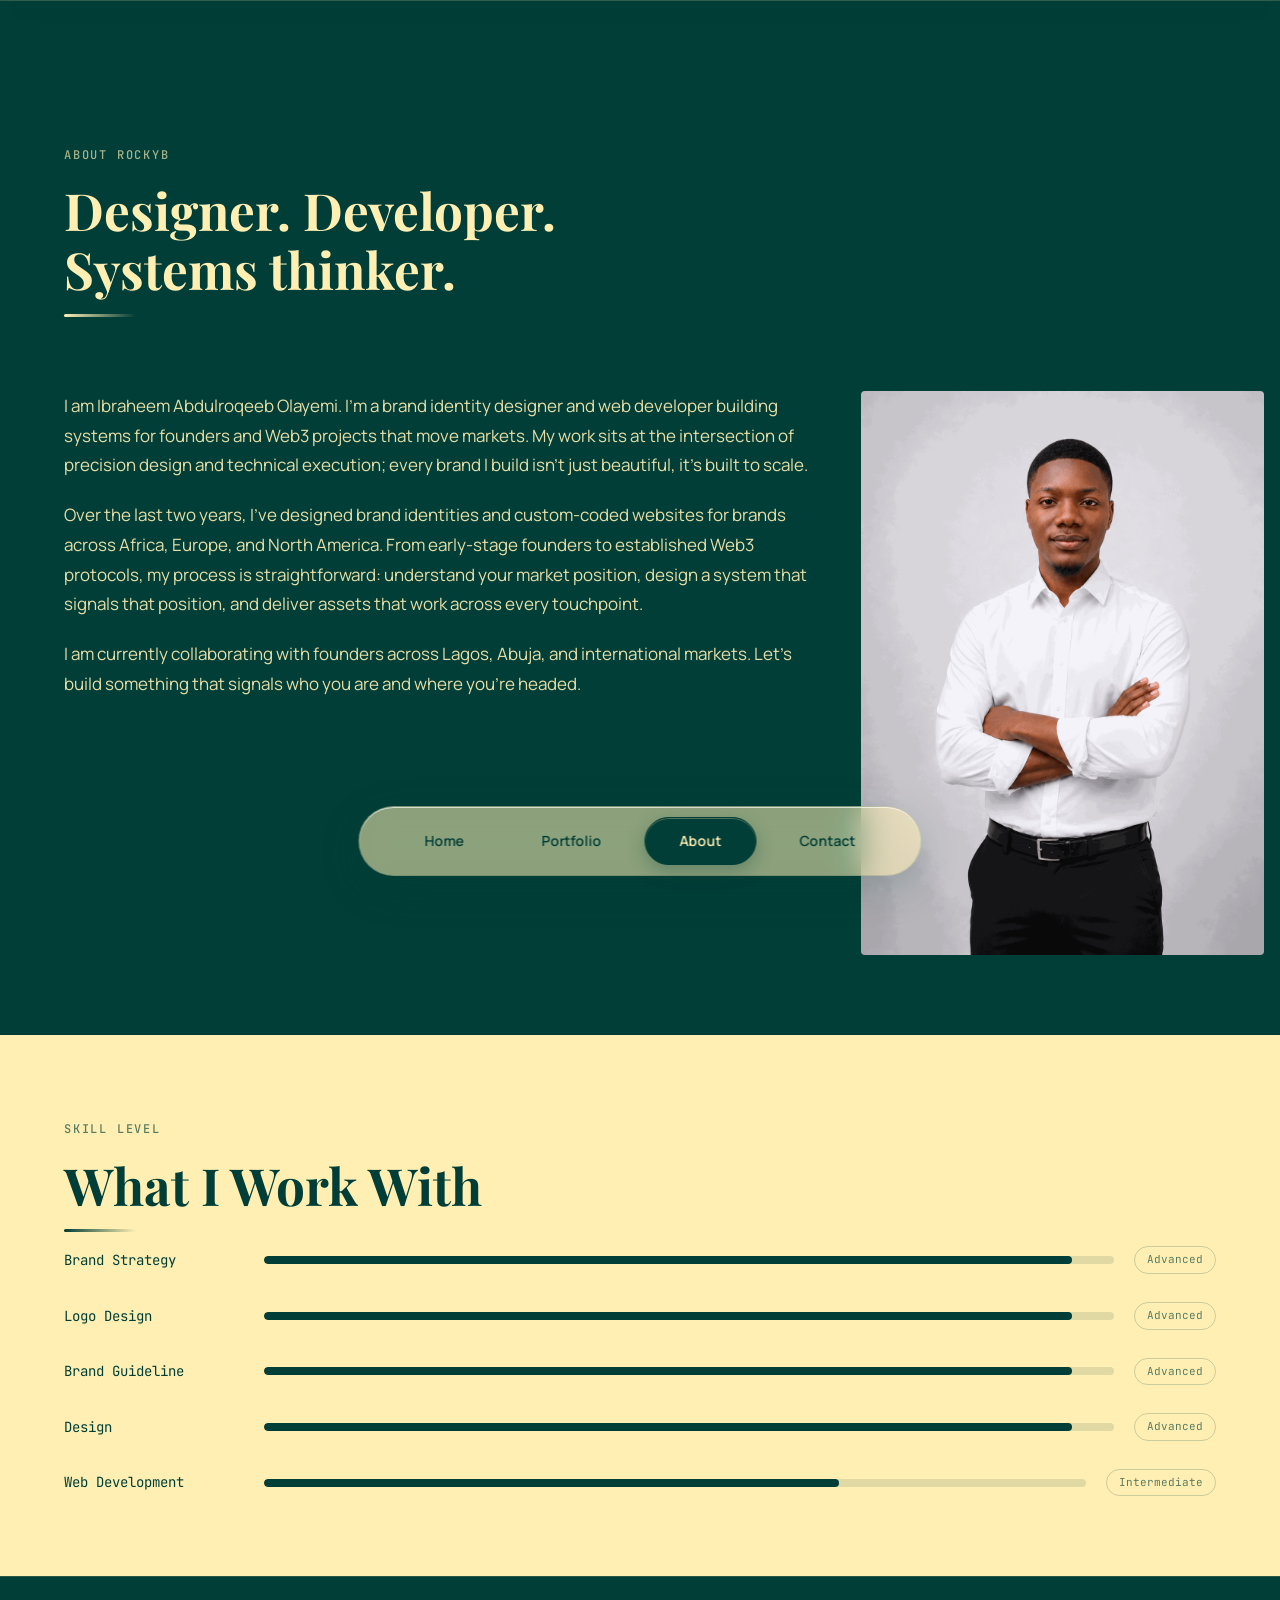
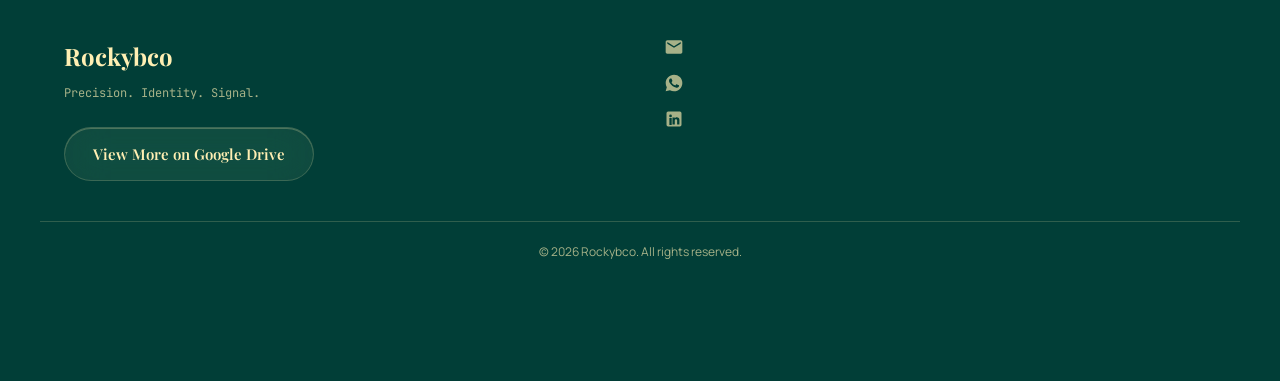
<file: about.html>
<!DOCTYPE html>
<html lang='en'>

<head>
  <meta charset='UTF-8'>
  <meta name='viewport' content='width=device-width, initial-scale=1.0'>
  <title>About — Rockybco | Ibraheem Abdulroqeeb Olayemi (Rockyb)</title>
  <meta name="description" content="Meet Ibraheem Abdulroqeeb Olayemi (Rockyb) — brand identity designer & vibe coder behind Rockybco. Crafting identities that signal who you are, from Ilorin, Kwara State, Nigeria to global markets. Phone: +2348156876258, +2347047721082." />
  <meta name="robots" content="index, follow" />
  <link rel="canonical" href="https://rockybco.vercel.app/about.html" />
  <!-- Open Graph -->
  <meta property="og:title" content="About — Rockybco | Ibraheem Abdulroqeeb Olayemi" />
  <meta property="og:description" content="The mind behind Rockybco — precision, identity and signal. Learn the story, process and values driving every brand built in Ilorin, Nigeria." />
  <meta property="og:image" content="https://rockybco.vercel.app/assets/image/rockyb.png" />
  <meta property="og:image:alt" content="Rockybco — Ibraheem Abdulroqeeb Olayemi Portrait" />
  <meta property="og:url" content="https://rockybco.vercel.app/about.html" />
  <meta property="og:type" content="profile" />
  <meta property="og:site_name" content="Rockybco" />
  <meta property="og:locale" content="en_NG" />
  <!-- Twitter -->
  <meta name="twitter:card" content="summary_large_image" />
  <meta name="twitter:title" content="About — Rockybco | Ibraheem Abdulroqeeb Olayemi" />
  <meta name="twitter:description" content="Brand identity designer from Ilorin, Nigeria — building identities that scale." />
  <meta name="twitter:image" content="https://rockybco.vercel.app/assets/image/rockyb.png" />
    <!-- Google tag (gtag.js) -->
  <script async src="https://www.googletagmanager.com/gtag/js?id=G-21J6ST9GNY"></script>
  <script>
    window.dataLayer = window.dataLayer || [];
    function gtag(){dataLayer.push(arguments);}
    gtag('js', new Date());
    gtag('config', 'G-21J6ST9GNY');
  </script>
  <link rel="preconnect" href="https://fonts.googleapis.com">
  <link rel="preconnect" href="https://fonts.gstatic.com" crossorigin>
  <link href='https://fonts.googleapis.com/css2?family=Playfair+Display:wght@400;600;700&family=Manrope:wght@400;500;600&family=JetBrains+Mono:wght@400;500&display=swap' rel='stylesheet'>
  <link rel='stylesheet' href='css/style.css'>
  <link rel="icon" href="/assets/image/favicon.svg" type="image/svg+xml">
  <link rel="icon" href="/favicon.ico" sizes="32x32">
  <link rel="apple-touch-icon" href="/assets/image/apple-touch-icon.png">
  <link rel='stylesheet' href='css/about.css'>
  <style>.site-header .nav-inner { display: none; }</style>
</head>

<body>
  <header class='site-header'>
    <div class='container nav-inner'><a href='index.html' class='logo-link'><span class='logo-fallback'>ROCKYBCO</span></a>
<button class='hamburger' aria-label='Menu'><span></span><span></span><span></span></button>
    </div>
    <div class='mobile-nav'><a href='index.html'>Home</a><a href='work.html'>Portfolio</a><a href='about.html'>About</a><a href='brief.html'>Contact</a><a href='brief.html' class='nav-cta'>Start a Project</a></div>
  </header>
  <nav class='nav-links' aria-label='Primary'><a href='index.html' class='nav-link'>Home</a><a href='work.html' class='nav-link'>Portfolio</a><a href='about.html' class='nav-link active'>About</a><a href='brief.html' class='nav-link'>Contact</a></nav><!-- HERO -->
  <section class='about-hero section'>
    <div class='container'><span class='section-label reveal'>About Rockyb</span>
      <h1 class='section-headline reveal'>Designer. Developer.<br>Systems thinker.</h1>
    </div>
  </section><!-- BIO -->
  <section class='about-bio section'>
    <div class='container bio-inner reveal'>
      <div class='bio-text'>
        <p>I am Ibraheem Abdulroqeeb Olayemi. I'm a brand identity designer and web developer building systems for founders and Web3 projects that move markets. My work sits at the intersection of precision design and technical execution; every brand I build isn't just beautiful, it's built to scale.</p>
        <p>Over the last two years, I've designed brand identities and custom-coded websites for brands across Africa, Europe, and North America. From early-stage founders to established Web3 protocols, my process is straightforward: understand your market position, design a system that signals that position, and deliver assets that work across every touchpoint.</p>
        <p>I am currently collaborating with founders across Lagos, Abuja, and international markets. Let's build something that signals who you are and where you're headed.</p>
      </div>
      <div class='bio-photo'><img src='assets/image/rockyb.png' alt='Ibraheem Abdulroqeeb Olayemi portrait' width='350' height='450' loading='lazy'></div>
    </div>
  </section><!-- SKILLS -->
  <section class='skills-section section'>
    <div class='container'><span class='section-label reveal on-cream'>Skill Level</span>
      <h2 class='section-headline reveal on-cream'>What I Work With</h2>
      <div class='skills-list reveal'>
        <div class='skill-bar' data-level='95'>
          <div class='skill-label'>Brand Strategy</div>
          <div class='skill-track'>
            <div class='skill-fill'></div>
          </div><span class='skill-badge'>Advanced</span>
        </div>
        <div class='skill-bar' data-level='95'>
          <div class='skill-label'>Logo Design</div>
          <div class='skill-track'>
            <div class='skill-fill'></div>
          </div><span class='skill-badge'>Advanced</span>
        </div>
        <div class='skill-bar' data-level='95'>
          <div class='skill-label'>Brand Guideline</div>
          <div class='skill-track'>
            <div class='skill-fill'></div>
          </div><span class='skill-badge'>Advanced</span>
        </div>
        <div class='skill-bar' data-level='95'>
          <div class='skill-label'>Design</div>
          <div class='skill-track'>
            <div class='skill-fill'></div>
          </div><span class='skill-badge'>Advanced</span>
        </div>
        <div class='skill-bar' data-level='70'>
          <div class='skill-label'>Web Development</div>
          <div class='skill-track'>
            <div class='skill-fill'></div>
          </div><span class='skill-badge'>Intermediate</span>
        </div>
      </div>
    </div>
  </section>
  <footer class='site-footer'>
    <div class='container footer-inner'>
      <div>
        <div class='footer-brand'>Rockybco</div>
        <div class='footer-tagline'>Precision. Identity. Signal.</div><a href='https://drive.google.com/drive/folders/REPLACE-WITH-YOUR-FOLDER-ID' class='btn btn-ghost' target='_blank' rel='noopener' data-fallback='assets/pdf/rockybco-portfolio-cv.pdf' onclick="if(this.href.indexOf('REPLACE')>-1){event.preventDefault();window.location.href=this.dataset.fallback;return false;}">View More on Google Drive</a>
      </div>
      <div class='footer-contact'><a href='mailto:Rockyb.systems@gmail.com' aria-label='Email'><span class='icon icon-email'><svg viewBox="0 0 24 24" width="20" height="20" fill="currentColor">
              <path d="M20 4H4c-1.1 0-2 .9-2 2v12c0 1.1.9 2 2 2h16c1.1 0 2-.9 2-2V6c0-1.1-.9-2-2-2zm0 4l-8 5-8-5V6l8 5 8-5v2z" />
            </svg></span></a><a href='https://wa.me/2348156876258?text=Hi%20Rockyb,%20I%20found%20Rockybco%20and%20I%20want%20to%20discuss%20a%20project.' target='_blank' rel='noopener' aria-label="WhatsApp"><span class='icon icon-whatsapp'><svg viewBox="0 0 24 24" width="20" height="20" fill="currentColor">
              <path d="M12.012 2c-5.506 0-9.989 4.478-9.99 9.984 0 1.764.459 3.487 1.333 5.004L2 22l5.133-1.347a9.923 9.923 0 004.877 1.28h.005c5.507 0 9.99-4.478 9.99-9.985 0-2.667-1.039-5.176-2.926-7.062A9.926 9.926 0 0012.012 2zm5.827 14.167c-.247.695-1.226 1.272-1.996 1.439-.53.114-1.222.204-3.553-.761-2.981-1.234-4.901-4.264-5.05-4.462-.147-.198-1.206-1.607-1.206-3.065 0-1.459.761-2.176 1.03-2.47.27-.295.589-.368.785-.368.196 0 .393.002.564.01.182.008.428-.069.67.511.247.592.836 2.04.91 2.188.074.148.123.321.025.518-.098.197-.148.321-.295.494-.148.173-.31.387-.442.52-.148.148-.302.309-.13.605.173.296.767 1.267 1.65 2.054 1.135 1.011 2.091 1.325 2.387 1.472.296.148.468.124.64-.074.173-.198.739-.863.935-1.16.197-.296.394-.247.665-.148.271.099 1.722.813 2.017.961.295.148.492.222.565.345.074.123.074.717-.173 1.412z" />
            </svg></span></a><a href='https://www.linkedin.com/in/rockyb01' target='_blank' rel='noopener' aria-label="LinkedIn"><span class='icon icon-linkedin'><svg viewBox="0 0 24 24" width="20" height="20" fill="currentColor">
              <path d="M19 3a2 2 0 0 1 2 2v14a2 2 0 0 1-2 2H5a2 2 0 0 1-2-2V5a2 2 0 0 1 2-2h14m-.5 15.5v-5.3a3.26 3.26 0 0 0-3.26-3.26c-.85 0-1.84.52-2.28 1.3v-1.11h-2.79v8.37h2.79v-4.93c0-.77.62-1.4 1.39-1.4a1.4 1.4 0 0 1 1.4 1.4v4.93h2.75M6.46 10.9v8.37H9.25V10.9H6.46M7.86 6.64a1.62 1.62 0 1 0 0 3.24 1.62 1.62 0 0 0 0-3.24z" />
            </svg></span></a></div>
    </div>
    <div class='container footer-bottom'>&copy; 2026 Rockybco. All rights reserved.</div>
  </footer>
  <script src='js/nav.js' defer></script>
  <script>
    /* Skill bars animation */
    const skillBars = document.querySelectorAll('.skill-bar');
    const skillObserver = new IntersectionObserver((entries) => {
      entries.forEach(entry => {
        if (entry.isIntersecting) {
          const bar = entry.target;
          const level = bar.dataset.level;
          bar.querySelector('.skill-fill').style.width = level + '%';
          skillObserver.unobserve(bar);
        }
      });
    }, {
      threshold: 0.3
    });
    skillBars.forEach(bar => skillObserver.observe(bar));
  </script>
</body>

</html>
</file>
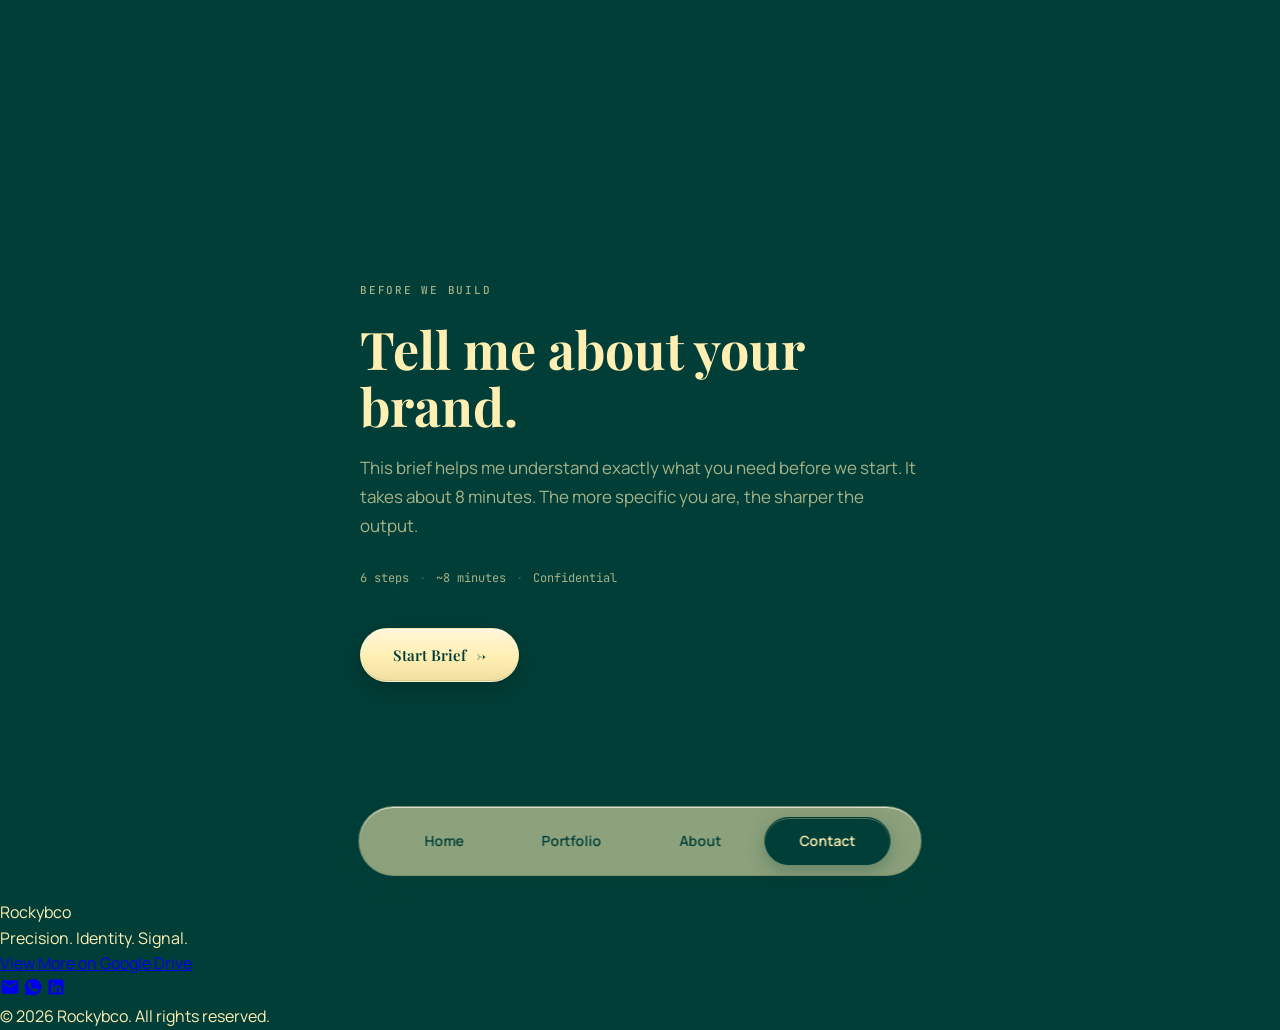
<file: brief.html>
<!DOCTYPE html>
<html lang="en">
<head>
  <meta charset="UTF-8" />
  <meta name="viewport" content="width=device-width, initial-scale=1.0" />
  <title>Client Brief — Rockybco | Start Your Brand Project</title>
  <meta name="description" content="Start your brand project with Rockybco — 6-step confidential brief (~8 minutes). Hear back within 24 hours via WhatsApp +2348156876258 / +2347047721082 or email Rockyb.systems@gmail.com. Studio in Ilorin, Kwara State, Nigeria." />
  <meta name="robots" content="index, follow" />
  <link rel="canonical" href="https://rockybco.vercel.app/brief.html" />
  <!-- Open Graph -->
  <meta property="og:title" content="Client Brief — Rockybco | Start Your Project" />
  <meta property="og:description" content="Tell Rockybco about your brand — industry, audience, goals and budget. Confidential, 6 steps, 24h response. Ilorin, Nigeria." />
  <meta property="og:image" content="https://rockybco.vercel.app/assets/image/rockyb.png" />
  <meta property="og:image:alt" content="Rockybco Client Brief" />
  <meta property="og:url" content="https://rockybco.vercel.app/brief.html" />
  <meta property="og:type" content="website" />
  <meta property="og:site_name" content="Rockybco" />
  <meta property="og:locale" content="en_NG" />
  <!-- Twitter -->
  <meta name="twitter:card" content="summary_large_image" />
  <meta name="twitter:title" content="Client Brief — Rockybco" />
  <meta name="twitter:description" content="Fill the Rockybco brief and get a precision brand proposal within 24 hours." />
  <meta name="twitter:image" content="https://rockybco.vercel.app/assets/image/rockyb.png" />
    <!-- Google tag (gtag.js) -->
  <script async src="https://www.googletagmanager.com/gtag/js?id=G-21J6ST9GNY"></script>
  <script>
    window.dataLayer = window.dataLayer || [];
    function gtag(){dataLayer.push(arguments);}
    gtag('js', new Date());
    gtag('config', 'G-21J6ST9GNY');
  </script>
  <link rel="preconnect" href="https://fonts.googleapis.com" />
  <link rel="preconnect" href="https://fonts.gstatic.com" crossorigin />
  <link href="https://fonts.googleapis.com/css2?family=Playfair+Display:wght@400;500;600;700&family=Manrope:wght@300;400;500;600;700&family=JetBrains+Mono:wght@400;500&display=swap" rel="stylesheet" />
  <link rel="stylesheet" href="css/brief.css" />
  <link rel="icon" href="/assets/image/favicon.svg" type="image/svg+xml" />
  <link rel="icon" href="/favicon.ico" sizes="32x32" />
  <link rel="apple-touch-icon" href="/assets/image/apple-touch-icon.png" />
  <style>
    /* Floating bento dock (same as global nav) */
    .nav-links {
      position: fixed; bottom: 24px; left: 50%; transform: translateX(-50%); z-index: 1000;
      display: flex; align-items: center; gap: 8px; padding: 10px 30px; border-radius: 9999px;
      max-width: calc(100vw - 32px);
      background: rgba(255, 239, 179, 0.55);
      -webkit-backdrop-filter: blur(16px) saturate(1.5); backdrop-filter: blur(16px) saturate(1.5);
      border: 1px solid rgba(1, 62, 55, 0.14);
      box-shadow: inset 0 1px 0 rgba(255, 255, 255, 0.65), 0 12px 40px rgba(1, 62, 55, 0.22);
    }
    .nav-links .nav-link {
      font-family: 'Manrope', system-ui, sans-serif; font-size: 14px; font-weight: 600;
      color: #013E37; text-decoration: none; padding: 12px 34px; border-radius: 9999px;
      border: 1px solid transparent; white-space: nowrap; transition: all 0.22s ease;
    }
    .nav-links .nav-link:hover {
      color: #013E37;
      background: linear-gradient(180deg, #fff6d8 0%, #FFEFB3 55%, #f0dfa0 100%);
      border-color: rgba(1, 62, 55, 0.2);
      box-shadow: inset 0 1px 0 rgba(255, 255, 255, 0.8), 0 6px 18px rgba(1, 62, 55, 0.18);
    }
    .nav-links .nav-link.active {
      background: #013E37;
      color: #FFEFB3;
      border-color: #013E37;
      box-shadow: inset 0 1px 0 rgba(255, 239, 179, 0.3), 0 6px 18px rgba(1, 62, 55, 0.3);
    }
    @media (max-width: 768px) {
      .nav-links { bottom: 16px; padding: 8px 18px; }
      .nav-links .nav-link { padding: 10px 22px; font-size: 13px; }
    }
  </style>
</head>
<body>

  <!-- HEADER (hidden: logo lives on homepage only; dock is the nav) -->
  <header class="brief-header" style="display:none">
    <a href="index.html" class="logo">ROCKYBCO</a>
    <span class="header-tag">Client Brief</span>
  </header>
  <nav class="nav-links" aria-label="Primary"><a href="index.html" class="nav-link">Home</a><a href="work.html" class="nav-link">Portfolio</a><a href="about.html" class="nav-link">About</a><a href="brief.html" class="nav-link active">Contact</a></nav>

  <!-- INTRO SCREEN -->
  <div id="intro-screen" class="screen intro-screen active">
    <div class="intro-inner">
      <span class="mono-label">BEFORE WE BUILD</span>
      <h1>Tell me about your brand.</h1>
      <p class="intro-desc">
        This brief helps me understand exactly what you need before we start.
        It takes about 8 minutes. The more specific you are, the sharper the output.
      </p>
      <div class="intro-meta">
        <span>6 steps</span>
        <span class="dot">·</span>
        <span>~8 minutes</span>
        <span class="dot">·</span>
        <span>Confidential</span>
      </div>
      <button class="btn-primary" id="btn-start">Start Brief <span class="arrow">→</span></button>
    </div>
  </div>

  <!-- FORM SCREEN -->
  <div id="form-screen" class="screen form-screen">

    <!-- Progress -->
    <div class="progress-wrap">
      <div class="progress-track">
        <div class="progress-fill" id="progress-fill"></div>
      </div>
      <span class="progress-label mono-label" id="progress-label">Step 1 of 6</span>
    </div>

    <!-- The actual form — wraps all steps -->
    <form
      id="brief-form"
      name="rockybco-client-brief"
      method="POST"
      action="https://formspree.io/f/mvkogego"
    >

      <!-- ═══════════════════════════════ STEP 1 ═══════════════════════════════ -->
      <div class="form-step active" data-step="1">
        <div class="step-head">
          <span class="step-num mono-label">01</span>
          <h2>About You</h2>
          <p>Let's start with the basics. Who am I working with?</p>
        </div>

        <div class="fields">
          <div class="field">
            <label for="full-name">Full Name <span class="req">*</span></label>
            <input type="text" id="full-name" name="full-name" placeholder="Your full name" required />
          </div>

          <div class="field-row">
            <div class="field">
              <label for="whatsapp">WhatsApp Number <span class="req">*</span></label>
              <input type="tel" id="whatsapp" name="whatsapp" placeholder="+234 800 000 0000" required />
            </div>
            <div class="field">
              <label for="email">Email Address <span class="req">*</span></label>
              <input type="email" id="email" name="email" placeholder="you@email.com" required />
            </div>
          </div>

          <div class="field">
            <label for="brand-name">Brand / Business Name <span class="req">*</span></label>
            <input type="text" id="brand-name" name="brand-name" placeholder="What is your brand called?" required />
          </div>

          <div class="field">
            <label for="industry">Industry <span class="req">*</span></label>
            <select id="industry" name="industry" required>
              <option value="" disabled selected>Select your industry</option>
              <option>Beauty &amp; Skincare</option>
              <option>Fashion &amp; Clothing</option>
              <option>Food &amp; Beverage</option>
              <option>Health &amp; Wellness</option>
              <option>Technology / Startup</option>
              <option>Finance</option>
              <option>Coaching &amp; Consulting</option>
              <option>Real Estate</option>
              <option>Events &amp; Entertainment</option>
              <option>E-commerce</option>
              <option>Education</option>
              <option>Creative / Agency</option>
              <option>Web3 / Crypto</option>
              <option>Logistics &amp; Transport</option>
              <option>Media &amp; Publishing</option>
              <option>Other</option>
            </select>
          </div>

          <div class="field">
            <label for="business-description">What does your business do? <span class="req">*</span></label>
            <textarea id="business-description" name="business-description" rows="3" placeholder="Describe what you do and who you serve in 1–2 sentences." required></textarea>
          </div>

          <div class="field">
            <label for="website-social">Website or Social Media <span class="opt">(optional)</span></label>
            <input type="text" id="website-social" name="website-social" placeholder="https:// or @handle" />
          </div>
        </div>
      </div>

      <!-- ═══════════════════════════════ STEP 2 ═══════════════════════════════ -->
      <div class="form-step" data-step="2">
        <div class="step-head">
          <span class="step-num mono-label">02</span>
          <h2>Your Audience</h2>
          <p>Understanding who you serve helps me build a brand that speaks directly to them.</p>
        </div>

        <div class="fields">
          <div class="field">
            <label for="ideal-customer">Who is your ideal customer? <span class="req">*</span></label>
            <textarea id="ideal-customer" name="ideal-customer" rows="3" placeholder="Be specific — age, gender, location, lifestyle, what they care about." required></textarea>
          </div>

          <div class="field">
            <label for="problem-solved">What problem do you solve for them? <span class="req">*</span></label>
            <textarea id="problem-solved" name="problem-solved" rows="3" placeholder="What changes in their life after working with you or buying from you?" required></textarea>
          </div>

          <div class="field">
            <label>Where is your audience primarily located? <span class="req">*</span></label>
            <div class="check-grid">
              <label class="check-item"><input type="checkbox" name="audience-location" value="Lagos" /><span>Lagos</span></label>
              <label class="check-item"><input type="checkbox" name="audience-location" value="Abuja" /><span>Abuja</span></label>
              <label class="check-item"><input type="checkbox" name="audience-location" value="Other Nigeria" /><span>Other Nigeria</span></label>
              <label class="check-item"><input type="checkbox" name="audience-location" value="Diaspora" /><span>Diaspora</span></label>
              <label class="check-item"><input type="checkbox" name="audience-location" value="International" /><span>International</span></label>
            </div>
          </div>

          <div class="field">
            <label>Income level of your ideal customer <span class="req">*</span></label>
            <div class="radio-grid">
              <label class="radio-item"><input type="radio" name="income-level" value="Low (under ₦500K/year)" /><span>Low (under ₦500K/year)</span></label>
              <label class="radio-item"><input type="radio" name="income-level" value="Middle (₦500K - ₦2M/year)" /><span>Middle (₦500K - ₦2M/year)</span></label>
              <label class="radio-item"><input type="radio" name="income-level" value="High (₦2M+/year)" /><span>High (₦2M+/year)</span></label>
              <label class="radio-item"><input type="radio" name="income-level" value="Varies" /><span>Varies</span></label>
            </div>
          </div>
        </div>
      </div>

      <!-- ═══════════════════════════════ STEP 3 ═══════════════════════════════ -->
      <div class="form-step" data-step="3">
        <div class="step-head">
          <span class="step-num mono-label">03</span>
          <h2>Brand Identity</h2>
          <p>What makes your brand different? What do you want people to feel?</p>
        </div>

        <div class="fields">
          <div class="field">
            <label for="brand-story">Your brand story <span class="req">*</span></label>
            <textarea id="brand-story" name="brand-story" rows="3" placeholder="Why did you start this? What's your mission?" required></textarea>
          </div>

          <div class="field">
            <label for="brand-personality">Brand personality <span class="req">*</span></label>
            <p class="field-hint">Pick 3–5 words that describe how your brand feels (e.g., bold, minimal, playful, premium)</p>
            <textarea id="brand-personality" name="brand-personality" rows="2" placeholder="e.g., Bold · Minimal · Premium · Innovative" required></textarea>
          </div>

          <div class="field">
            <label>What's your visual vibe? <span class="req">*</span></label>
            <div class="radio-grid">
              <label class="radio-item"><input type="radio" name="brand-vibe" value="Minimal & Clean" /><span>Minimal &amp; Clean</span></label>
              <label class="radio-item"><input type="radio" name="brand-vibe" value="Bold & Loud" /><span>Bold &amp; Loud</span></label>
              <label class="radio-item"><input type="radio" name="brand-vibe" value="Luxury & Premium" /><span>Luxury &amp; Premium</span></label>
              <label class="radio-item"><input type="radio" name="brand-vibe" value="Playful & Creative" /><span>Playful &amp; Creative</span></label>
              <label class="radio-item"><input type="radio" name="brand-vibe" value="Modern & Tech" /><span>Modern &amp; Tech</span></label>
              <label class="radio-item"><input type="radio" name="brand-vibe" value="Not sure yet" /><span>Not sure yet</span></label>
            </div>
          </div>

          <div class="field">
            <label for="primary-colors">Any colors you love or hate? <span class="opt">(optional)</span></label>
            <textarea id="primary-colors" name="primary-colors" rows="2" placeholder="Love: Deep blues, gold accents / Avoid: Bright neons"></textarea>
          </div>
        </div>
      </div>

      <!-- ═══════════════════════════════ STEP 4 ═══════════════════════════════ -->
      <div class="form-step" data-step="4">
        <div class="step-head">
          <span class="step-num mono-label">04</span>
          <h2>Project Goals</h2>
          <p>What do you want this brand to accomplish?</p>
        </div>

        <div class="fields">
          <div class="field">
            <label>Primary goal for this brand <span class="req">*</span></label>
            <div class="radio-grid">
              <label class="radio-item"><input type="radio" name="project-goal" value="Launch Something New" /><span>Launch Something New</span></label>
              <label class="radio-item"><input type="radio" name="project-goal" value="Rebrand / Refresh" /><span>Rebrand / Refresh</span></label>
              <label class="radio-item"><input type="radio" name="project-goal" value="Attract Better Clients" /><span>Attract Better Clients</span></label>
              <label class="radio-item"><input type="radio" name="project-goal" value="Raise Investment / Credibility" /><span>Raise Investment / Credibility</span></label>
              <label class="radio-item"><input type="radio" name="project-goal" value="Scale Internationally" /><span>Scale Internationally</span></label>
            </div>
          </div>

          <div class="field">
            <label>Rate your current brand <span class="req">*</span></label>
            <p class="field-hint">1 = We have nothing at all &nbsp;·&nbsp; 5 = Something exists but needs serious work</p>
            <div class="rating-row">
              <label class="rating-item"><input type="radio" name="brand-rating" value="1" /><span class="rating-num">1</span><small>Nothing</small></label>
              <label class="rating-item"><input type="radio" name="brand-rating" value="2" /><span class="rating-num">2</span><small>Weak</small></label>
              <label class="rating-item"><input type="radio" name="brand-rating" value="3" /><span class="rating-num">3</span><small>Average</small></label>
              <label class="rating-item"><input type="radio" name="brand-rating" value="4" /><span class="rating-num">4</span><small>Decent</small></label>
              <label class="rating-item"><input type="radio" name="brand-rating" value="5" /><span class="rating-num">5</span><small>Needs polish</small></label>
            </div>
          </div>
        </div>
      </div>

      <!-- ═══════════════════════════════ STEP 5 ═══════════════════════════════ -->
      <div class="form-step" data-step="5">
        <div class="step-head">
          <span class="step-num mono-label">05</span>
          <h2>Project Details</h2>
          <p>The specifics that shape how we work together.</p>
        </div>

        <div class="fields">
          <div class="field">
            <label>What do you need? <span class="req">*</span></label>
            <div class="check-grid">
              <label class="check-item"><input type="checkbox" name="services-needed" value="Logo Design" /><span>Logo Design</span></label>
              <label class="check-item"><input type="checkbox" name="services-needed" value="Full Brand Identity" /><span>Full Brand Identity</span></label>
              <label class="check-item"><input type="checkbox" name="services-needed" value="Brand Guidelines" /><span>Brand Guidelines</span></label>
              <label class="check-item"><input type="checkbox" name="services-needed" value="Website / Landing Page" /><span>Website / Landing Page</span></label>
              <label class="check-item"><input type="checkbox" name="services-needed" value="Social Media Kit" /><span>Social Media Kit</span></label>
              <label class="check-item"><input type="checkbox" name="services-needed" value="Business Card" /><span>Business Card</span></label>
              <label class="check-item"><input type="checkbox" name="services-needed" value="Brand Strategy" /><span>Brand Strategy</span></label>
              <label class="check-item"><input type="checkbox" name="services-needed" value="Not sure yet" /><span>Not sure yet</span></label>
            </div>
          </div>

          <div class="field">
            <label>Your deadline <span class="req">*</span></label>
            <div class="radio-grid">
              <label class="radio-item"><input type="radio" name="deadline" value="ASAP / 1 week" /><span>ASAP / 1 week</span></label>
              <label class="radio-item"><input type="radio" name="deadline" value="2 weeks" /><span>2 weeks</span></label>
              <label class="radio-item"><input type="radio" name="deadline" value="3–4 weeks" /><span>3–4 weeks</span></label>
              <label class="radio-item"><input type="radio" name="deadline" value="1–2 months" /><span>1–2 months</span></label>
              <label class="radio-item"><input type="radio" name="deadline" value="Flexible" /><span>Flexible</span></label>
            </div>
          </div>

          <div class="field">
            <label>Budget range <span class="req">*</span></label>
            <div class="radio-grid">
              <label class="radio-item"><input type="radio" name="budget" value="Under ₦150K" /><span>Under ₦150K</span></label>
              <label class="radio-item"><input type="radio" name="budget" value="₦150K – ₦320K" /><span>₦150K – ₦320K</span></label>
              <label class="radio-item"><input type="radio" name="budget" value="₦320K – ₦500K" /><span>₦320K – ₦500K</span></label>
              <label class="radio-item"><input type="radio" name="budget" value="₦500K+" /><span>₦500K+</span></label>
              <label class="radio-item"><input type="radio" name="budget" value="International (USD / GBP)" /><span>International (USD / GBP)</span></label>
            </div>
          </div>

          <div class="field-row">
            <div class="field">
              <label for="brands-love">Brands you love the look of <span class="opt">(optional)</span></label>
              <textarea id="brands-love" name="brands-love" rows="2" placeholder="What brands have visuals you admire?"></textarea>
            </div>
            <div class="field">
              <label for="brands-avoid">Brands you want to avoid looking like <span class="opt">(optional)</span></label>
              <textarea id="brands-avoid" name="brands-avoid" rows="2" placeholder="What looks or feels are off-limits?"></textarea>
            </div>
          </div>

          <div class="field">
            <label for="reference-links">Reference links <span class="opt">(optional — links to logos, moodboards, or files you like)</span></label>
            <textarea id="reference-links" name="reference-links" rows="2" placeholder="Paste a link — Google Drive, Figma, Notion, a Behance board, or a website."></textarea>
          </div>

          <div class="field">
            <label for="additional-info">Anything else I should know? <span class="opt">(optional)</span></label>
            <textarea id="additional-info" name="additional-info" rows="3" placeholder="Context, constraints, specific ideas, or anything that helps me understand your project better."></textarea>
          </div>
        </div>
      </div>

      <!-- ═══════════════════════════════ STEP 6 ═══════════════════════════════ -->
      <div class="form-step" data-step="6">
        <div class="step-head">
          <span class="step-num mono-label">06</span>
          <h2>Almost done.</h2>
          <p>Review your brief and confirm before sending.</p>
        </div>

        <div class="summary" id="summary">
          <!-- Populated by JS -->
        </div>

        <div class="confirm-checks">
          <label class="confirm-item">
            <input type="checkbox" id="confirm-accuracy" />
            <span>All information I have provided is accurate to the best of my knowledge.</span>
          </label>
          <label class="confirm-item">
            <input type="checkbox" id="confirm-confidential" />
            <span>I understand my information is kept confidential and used only for this project.</span>
          </label>
        </div>

        <div class="response-note">
          <span class="mono-label">WHAT HAPPENS NEXT</span>
          <p>After submitting, you will hear back within <strong>24 hours</strong> via WhatsApp or email.</p>
        </div>
      </div>

    </form><!-- end #brief-form -->

    <!-- Navigation buttons -->
    <div class="form-nav">
      <button class="btn-back" id="btn-back" type="button">← Back</button>
      <button class="btn-next" id="btn-next" type="button">Next →</button>
      <button class="btn-submit-final hidden" id="btn-submit" type="button">Submit Brief →</button>
    </div>

  </div>

  <footer class="site-footer">
    <div class="container footer-inner">
      <div>
        <div class="footer-brand">Rockybco</div>
        <div class="footer-tagline">Precision. Identity. Signal.</div>
        <a href="https://drive.google.com/drive/folders/REPLACE-WITH-YOUR-FOLDER-ID" class="btn btn-ghost" target="_blank" rel="noopener" data-fallback="assets/pdf/rockybco-portfolio-cv.pdf" onclick="if(this.href.indexOf('REPLACE')>-1){event.preventDefault();window.location.href=this.dataset.fallback;return false;}">View More on Google Drive</a>
      </div>
      <div class="footer-contact">
        <a href="mailto:Rockyb.systems@gmail.com" aria-label="Email"><span class="icon icon-email"><svg viewBox="0 0 24 24" width="20" height="20" fill="currentColor"><path d="M20 4H4c-1.1 0-2 .9-2 2v12c0 1.1.9 2 2 2h16c1.1 0 2-.9 2-2V6c0-1.1-.9-2-2-2zm0 4l-8 5-8-5V6l8 5 8-5v2z"/></svg></span></a>
        <a href="https://wa.me/2348156876258?text=Hi%20Rockyb,%20I%20found%20Rockybco%20and%20I%20want%20to%20discuss%20a%20project." target="_blank" rel="noopener" aria-label="WhatsApp"><span class="icon icon-whatsapp"><svg viewBox="0 0 24 24" width="20" height="20" fill="currentColor"><path d="M12.012 2c-5.506 0-9.989 4.478-9.99 9.984 0 1.764.459 3.487 1.333 5.004L2 22l5.133-1.347a9.923 9.923 0 004.877 1.28h.005c5.507 0 9.99-4.478 9.99-9.985 0-2.667-1.039-5.176-2.926-7.062A9.926 9.926 0 0012.012 2zm5.827 14.167c-.247.695-1.226 1.272-1.996 1.439-.53.114-1.222.204-3.553-.761-2.981-1.234-4.901-4.264-5.05-4.462-.147-.198-1.206-1.607-1.206-3.065 0-1.459.761-2.176 1.03-2.47.27-.295.589-.368.785-.368.196 0 .393.002.564.01.182.008.428-.069.67.511.247.592.836 2.04.91 2.188.074.148.123.321.025.518-.098.197-.148.321-.295.494-.148.173-.31.387-.442.52-.148.148-.302.309-.13.605.173.296.767 1.267 1.65 2.054 1.135 1.011 2.091 1.325 2.387 1.472.296.148.468.124.64-.074.173-.198.739-.863.935-1.16.197-.296.394-.247.665-.148.271.099 1.722.813 2.017.961.295.148.492.222.565.345.074.123.074.717-.173 1.412z"/></svg></span></a>
        <a href="https://www.linkedin.com/in/rockyb01" target="_blank" rel="noopener" aria-label="LinkedIn"><span class="icon icon-linkedin"><svg viewBox="0 0 24 24" width="20" height="20" fill="currentColor"><path d="M19 3a2 2 0 0 1 2 2v14a2 2 0 0 1-2 2H5a2 2 0 0 1-2-2V5a2 2 0 0 1 2-2h14m-.5 15.5v-5.3a3.26 3.26 0 0 0-3.26-3.26c-.85 0-1.84.52-2.28 1.3v-1.11h-2.79v8.37h2.79v-4.93c0-.77.62-1.4 1.39-1.4a1.4 1.4 0 0 1 1.4 1.4v4.93h2.75M6.46 10.9v8.37H9.25V10.9H6.46M7.86 6.64a1.62 1.62 0 1 0 0 3.24 1.62 1.62 0 0 0 0-3.24z"/></svg></span></a>
      </div>
    </div>
    <div class="container footer-bottom">&copy; 2026 Rockybco. All rights reserved.</div>
  </footer>

  <div id="success-screen" class="screen success-screen">
    <div class="success-inner">
      <div class="success-check">✓</div>
      <h2>Brief received.</h2>
      <p>You will hear back within 24 hours via WhatsApp or email. In the meantime, feel free to look through past work.</p>
      <a href="index.html" class="btn-primary">Back to Rockybco →</a>
    </div>
  </div>

  <script src="./brief.js" defer></script>

</body>
</html>
</file>
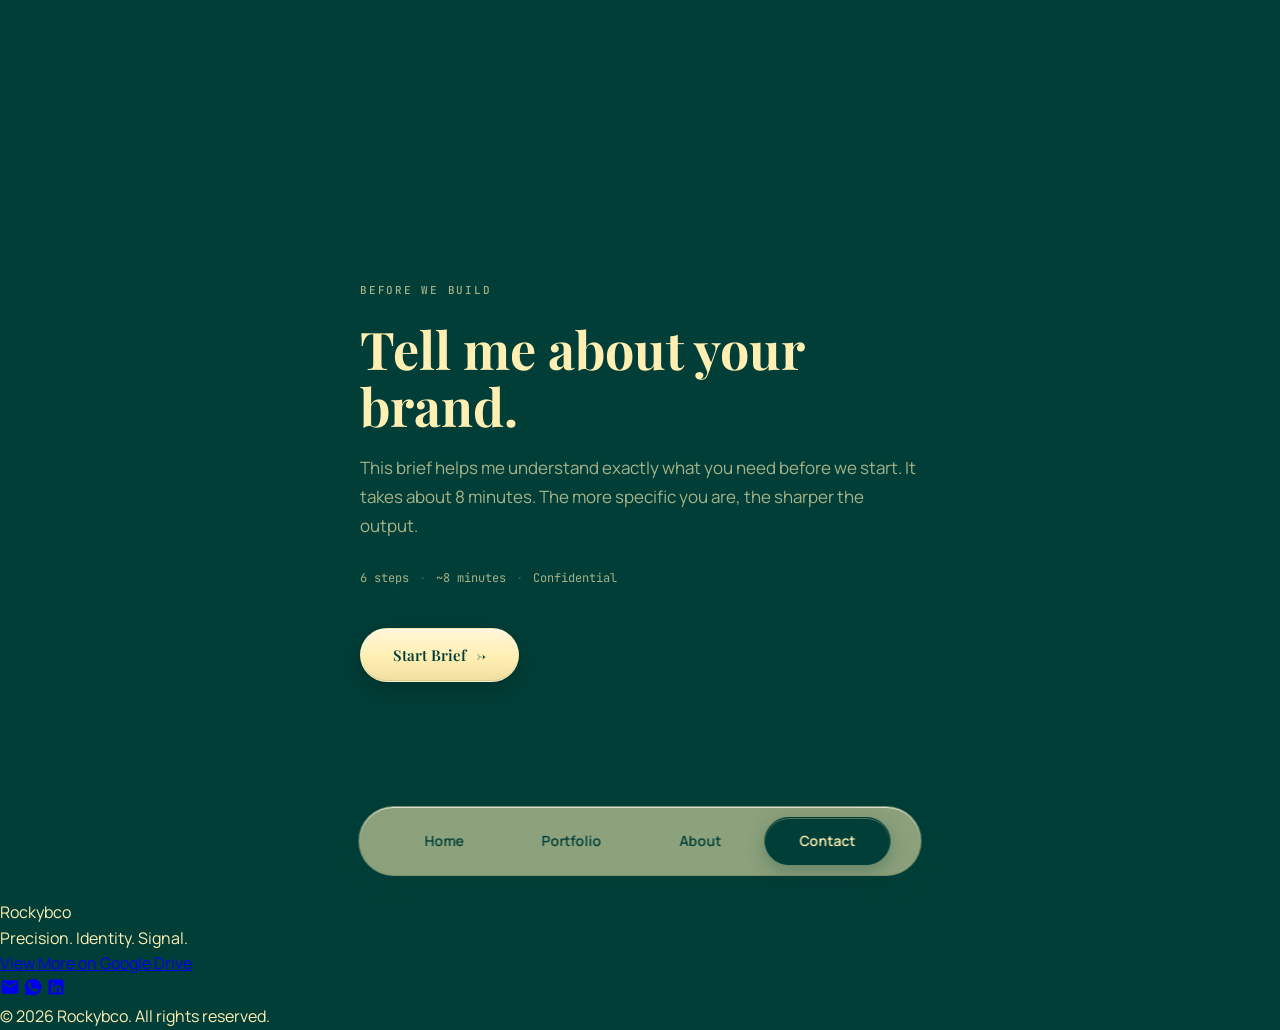
<file: contact.html>
<!DOCTYPE html>
<html lang="en">
<head>
  <meta charset="UTF-8" />
  <meta name="viewport" content="width=device-width, initial-scale=1.0" />
  <title>Contact — Rockybco | Ilorin, Kwara State, Nigeria</title>
  <meta name="description" content="Contact Rockybco in Ilorin, Kwara State, Nigeria — Phone +2348156876258, +2347047721082, Email Rockyb.systems@gmail.com. Precision. Identity. Signal." />
  <meta name="robots" content="index, follow" />
  <link rel="canonical" href="https://rockybco.vercel.app/contact.html" />
  <!-- Open Graph -->
  <meta property="og:title" content="Contact — Rockybco | Ilorin, Nigeria" />
  <meta property="og:description" content="Reach Rockybco — brand identity & web design. +2348156876258 | Rockyb.systems@gmail.com — Ilorin, Nigeria." />
  <meta property="og:image" content="https://rockybco.vercel.app/assets/image/rockyb.png" />
  <meta property="og:image:alt" content="Rockybco Contact" />
  <meta property="og:url" content="https://rockybco.vercel.app/contact.html" />
  <meta property="og:type" content="website" />
  <meta property="og:site_name" content="Rockybco" />
  <meta property="og:locale" content="en_NG" />
  <!-- Twitter -->
  <meta name="twitter:card" content="summary_large_image" />
  <meta name="twitter:title" content="Contact — Rockybco" />
  <meta name="twitter:description" content="Contact Rockybco in Ilorin, Nigeria — WhatsApp, email, brief form." />
  <meta name="twitter:image" content="https://rockybco.vercel.app/assets/image/rockyb.png" />
  <!-- Google tag (gtag.js) -->
  <script async src="https://www.googletagmanager.com/gtag/js?id=G-21J6ST9GNY"></script>
  <script>
    window.dataLayer = window.dataLayer || [];
    function gtag(){dataLayer.push(arguments);}
    gtag('js', new Date());
    gtag('config', 'G-21J6ST9GNY');
  </script>
  <meta http-equiv="refresh" content="0; url=brief.html" />
  <script>window.location.href = "brief.html";</script>
</head>
<body>
  <p>Redirecting to client brief form...</p>
</body>
</html>
</file>
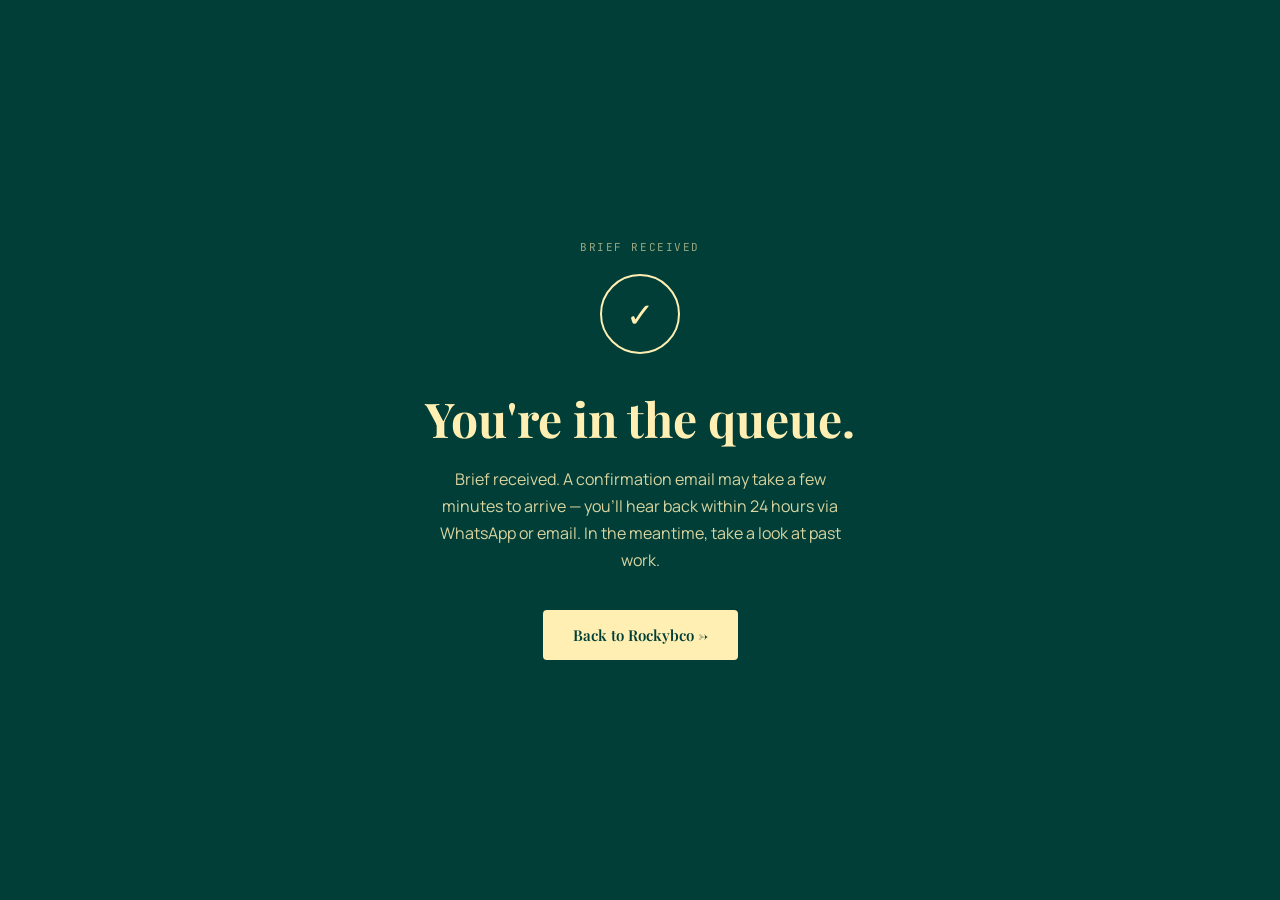
<file: success.html>
<!DOCTYPE html>
<html lang="en">
<head>
  <meta charset="UTF-8" />
  <meta name="viewport" content="width=device-width, initial-scale=1.0" />
  <title>Brief Received — Rockybco | You're in the Queue</title>
  <meta name="description" content="Brief received — you're in the queue. Rockybco will reply within 24 hours via WhatsApp +2348156876258 or email Rockyb.systems@gmail.com. Studio in Ilorin, Kwara State, Nigeria." />
  <meta name="robots" content="noindex, follow" />
  <link rel="canonical" href="https://rockybco.vercel.app/success.html" />
  <!-- Open Graph -->
  <meta property="og:title" content="Brief Received — Rockybco" />
  <meta property="og:description" content="You're in the queue — Rockybco will respond within 24 hours. Ilorin, Nigeria." />
  <meta property="og:image" content="https://rockybco.vercel.app/assets/image/rockyb.png" />
  <meta property="og:image:alt" content="Rockybco — Brief Received" />
  <meta property="og:url" content="https://rockybco.vercel.app/success.html" />
  <meta property="og:type" content="website" />
  <meta property="og:site_name" content="Rockybco" />
  <meta property="og:locale" content="en_NG" />
  <!-- Twitter -->
  <meta name="twitter:card" content="summary_large_image" />
  <meta name="twitter:title" content="Brief Received — Rockybco" />
  <meta name="twitter:description" content="Brief received. Hear back within 24 hours from Ilorin, Nigeria." />
  <meta name="twitter:image" content="https://rockybco.vercel.app/assets/image/rockyb.png" />
    <!-- Google tag (gtag.js) -->
  <script async src="https://www.googletagmanager.com/gtag/js?id=G-21J6ST9GNY"></script>
  <script>
    window.dataLayer = window.dataLayer || [];
    function gtag(){dataLayer.push(arguments);}
    gtag('js', new Date());
    gtag('config', 'G-21J6ST9GNY');
  </script>
  <link rel="preconnect" href="https://fonts.googleapis.com" />
  <link rel="preconnect" href="https://fonts.gstatic.com" crossorigin />
  <link href="https://fonts.googleapis.com/css2?family=Playfair+Display:wght@400;500;600;700&family=Manrope:wght@300;400;500;600;700&family=JetBrains+Mono:wght@400;500&display=swap" rel="stylesheet" />
  <link rel="icon" href="/assets/image/favicon.svg" type="image/svg+xml" />
  <link rel="icon" href="/favicon.ico" sizes="32x32" />
  <link rel="apple-touch-icon" href="/assets/image/apple-touch-icon.png" />
  <style>
    :root {
      --teal:     #013E37;
      --charcoal: #2A2A2A;
      --cream:    #FFEFB3;
    }
    *, *::before, *::after { box-sizing: border-box; margin: 0; padding: 0; }
    body {
      background: var(--teal);
      color: var(--cream);
      font-family: 'Manrope', sans-serif;
      min-height: 100vh;
      display: flex;
      flex-direction: column;
      align-items: center;
      justify-content: center;
      text-align: center;
      padding: 40px 20px;
    }
    .check {
      width: 80px; height: 80px;
      border: 2px solid var(--cream);
      border-radius: 50%;
      display: flex; align-items: center; justify-content: center;
      font-size: 34px;
      margin: 0 auto 32px;
      animation: pop 0.5s cubic-bezier(0.34, 1.56, 0.64, 1) forwards;
    }
    @keyframes pop {
      from { transform: scale(0.5); opacity: 0; }
      to   { transform: scale(1);   opacity: 1; }
    }
    h1 {
      font-family: 'Playfair Display', serif;
      font-size: clamp(32px, 5vw, 48px);
      font-weight: 700;
      margin-bottom: 16px;
      animation: fadeUp 0.5s 0.2s ease both;
    }
    p {
      font-size: 16px;
      color: rgba(255,239,179,0.85);
      line-height: 1.7;
      max-width: 420px;
      margin: 0 auto 36px;
      animation: fadeUp 0.5s 0.35s ease both;
    }
    .label {
      font-family: 'JetBrains Mono', monospace;
      font-size: 11px;
      letter-spacing: 0.14em;
      text-transform: uppercase;
      color: rgba(255,239,179,0.6);
      display: block;
      margin-bottom: 20px;
      animation: fadeUp 0.5s 0s ease both;
    }
    a {
      display: inline-block;
      padding: 15px 30px;
      background: var(--cream);
      color: var(--teal);
      font-family: 'Playfair Display', serif;
      font-size: 15px;
      font-weight: 600;
      text-decoration: none;
      border-radius: 4px;
      transition: background 0.2s;
      animation: fadeUp 0.5s 0.5s ease both;
    }
    a:hover { background: #f0dfa0; }
    @keyframes fadeUp {
      from { opacity: 0; transform: translateY(14px); }
      to   { opacity: 1; transform: translateY(0); }
    }
  </style>
</head>
<body>
  <span class="label">Brief received</span>
  <div class="check">✓</div>
  <h1>You're in the queue.</h1>
    <p>Brief received. A confirmation email may take a few minutes to arrive — you'll hear back within 24 hours via WhatsApp or email. In the meantime, take a look at past work.</p>
  <a href="index.html">Back to Rockybco →</a>
</body>
</html>
</file>
<file: css/style.css>
/* ============================================ */
/* ROCKYBCO — GLOBAL STYLES                      */
/* ============================================ */
:root {
  --teal:          #013E37;
  --teal-light:    #1F3A3A;   /* Dark Slate — accent */
  --charcoal:      #2A2A2A;   /* Warm Charcoal — accent */
  --cream:         #FFEFB3;   /* Pale Cream — primary light */
  --cream-dim:     rgba(255, 239, 179, 0.65);
  --cream-faint:   rgba(255, 239, 179, 0.12);
  --border:        rgba(255, 239, 179, 0.18);
  --border-active: rgba(255, 239, 179, 0.70);
  /* On-cream colours (teal text/accents used on pale cream bg) */
  --teal-dim:      rgba(1, 62, 55, 0.65);
  --teal-faint:    rgba(1, 62, 55, 0.10);
  --teal-border:   rgba(1, 62, 55, 0.20);
  --teal-border-active: rgba(1, 62, 55, 0.60);
  --error:         #c0392b;
  --radius:        4px;
  --transition:    0.22s ease;
  --font-head:     'Playfair Display', Georgia, serif;
  --font-body:     'Manrope', system-ui, sans-serif;
  --font-mono:     'JetBrains Mono', 'SF Mono', monospace;
}

/* Reset & Base */
*, *::before, *::after { margin: 0; padding: 0; box-sizing: border-box; }
html { scroll-behavior: smooth; }
html, body {
  overflow-x: clip;
}
@supports not (overflow: clip) {
  html, body { overflow-x: hidden; }
}
body {
  font-family: var(--font-body);
  background: var(--teal);
  color: var(--cream);
  line-height: 1.6;
  -webkit-font-smoothing: antialiased;
  -moz-osx-font-smoothing: grayscale;
  width: 100%;
}
img, video, svg { max-width: 100%; }
img { height: auto; display: block; }
a { color: inherit; text-decoration: none; }
ul, ol { list-style: none; }
button { font-family: inherit; cursor: pointer; border: none; background: none; color: inherit; }

/* Typography Helpers */
.font-head { font-family: var(--font-head); }
.font-body { font-family: var(--font-body); }
.font-mono { font-family: var(--font-mono); }

/* Section Base */
.section { width: 100%; padding: 80px 0; }
@media (max-width: 768px) { .section { padding: 60px 0; } }
.container {
  width: 100%;
  max-width: 1200px;
  margin: 0 auto;
  padding: 0 24px;
}

/* Labels on TEAL background */
.section-label {
  font-family: var(--font-mono);
  font-size: 12px;
  font-weight: 500;
  text-transform: uppercase;
  letter-spacing: 0.15em;
  color: var(--cream-dim);
  margin-bottom: 16px;
  display: inline-block;
}

/* Labels on CREAM background */
.section-label.on-cream {
  color: var(--teal-dim);
}

/* Headlines on TEAL */
.section-headline {
  font-family: var(--font-head);
  font-size: clamp(32px, 4vw, 56px);
  font-weight: 700;
  line-height: 1.15;
  color: var(--cream);
  margin-bottom: 32px;
}

/* Headlines on CREAM */
.section-headline.on-cream {
  color: var(--teal);
}

/* ============================================ */
/* BUTTONS                                       */
/* ============================================ */

/* Primary button — cream bg / teal text (use on teal sections) */
.btn {
  display: inline-flex;
  align-items: center;
  gap: 8px;
  font-family: var(--font-head);
  font-size: 15px;
  font-weight: 600;
  padding: 14px 28px;
  border-radius: 999px;
  transition: all var(--transition);
  cursor: pointer;
}

.btn-primary {
  background: linear-gradient(180deg, #fff6d8 0%, var(--cream) 55%, #f0dfa0 100%);
  color: var(--teal);
  border: 1px solid rgba(255, 239, 179, 0.5);
  box-shadow: inset 0 1px 0 rgba(255, 255, 255, 0.8), inset 0 -1px 0 rgba(1, 62, 55, 0.12), 0 8px 24px rgba(0, 0, 0, 0.2);
}
.btn-primary:hover {
  background: linear-gradient(180deg, #fff9e2 0%, #fff3c4 55%, #f5e3a8 100%);
  color: var(--teal);
  border-color: var(--cream);
  transform: translateY(-1px);
  box-shadow: inset 0 1px 0 rgba(255, 255, 255, 0.9), 0 12px 28px rgba(0, 0, 0, 0.25);
}

/* Ghost button on TEAL bg — liquid glass */
.btn-ghost {
  background: rgba(255, 239, 179, 0.06);
  -webkit-backdrop-filter: blur(22px) saturate(1.5);
  backdrop-filter: blur(22px) saturate(1.5);
  color: var(--cream);
  border: 1px solid var(--border);
  box-shadow: inset 0 1px 0 rgba(255, 239, 179, 0.25);
}
.btn-ghost:hover {
  border-color: var(--border-active);
  background: rgba(255, 239, 179, 0.16);
  box-shadow: inset 0 1px 0 rgba(255, 239, 179, 0.35), 0 8px 24px rgba(0, 0, 0, 0.2);
  transform: translateY(-1px);
}

/* Teal button — teal bg / cream text (use on cream sections) */
.btn-teal {
  background: var(--teal);
  color: var(--cream);
  border: 1px solid var(--teal);
  border-radius: 999px;
  box-shadow: inset 0 1px 0 rgba(255, 239, 179, 0.25), 0 8px 24px rgba(1, 62, 55, 0.25);
}
.btn-teal:hover {
  background: var(--teal-light);
  border-color: var(--teal-light);
}

/* Ghost button on CREAM bg */
.btn-ghost-cream {
  background: rgba(255, 255, 255, 0.28);
  -webkit-backdrop-filter: blur(22px) saturate(1.5);
  backdrop-filter: blur(22px) saturate(1.5);
  color: var(--teal);
  border: 1px solid var(--teal-border);
  border-radius: 999px;
  box-shadow: inset 0 1px 0 rgba(255, 255, 255, 0.6);
}
.btn-ghost-cream:hover {
  border-color: var(--teal-border-active);
  background: var(--teal-faint);
}

/* ============================================ */
/* SCROLL REVEAL                                 */
/* ============================================ */
.reveal {
  opacity: 0;
  transform: translateY(24px);
  transition: opacity 0.6s ease-out, transform 0.6s ease-out;
}
.reveal.visible {
  opacity: 1;
  transform: translateY(0);
}

.stagger-children > * {
  opacity: 0;
  transform: translateY(20px);
  transition: opacity 0.5s ease-out, transform 0.5s ease-out;
}
/* Single visible rule so hover transforms on children (cards, chips) still win */
.stagger-children.visible > * {
  opacity: 1;
  transform: translateY(0);
}
.stagger-children.visible > *:nth-child(1)  { transition-delay: 0ms; }
.stagger-children.visible > *:nth-child(2)  { transition-delay: 50ms; }
.stagger-children.visible > *:nth-child(3)  { transition-delay: 100ms; }
.stagger-children.visible > *:nth-child(4)  { transition-delay: 150ms; }
.stagger-children.visible > *:nth-child(5)  { transition-delay: 200ms; }
.stagger-children.visible > *:nth-child(6)  { transition-delay: 250ms; }
.stagger-children.visible > *:nth-child(7)  { transition-delay: 300ms; }
.stagger-children.visible > *:nth-child(8)  { transition-delay: 350ms; }
.stagger-children.visible > *:nth-child(9)  { transition-delay: 400ms; }
.stagger-children.visible > *:nth-child(10) { transition-delay: 450ms; }
.stagger-children.visible > *:nth-child(11) { transition-delay: 500ms; }
.stagger-children.visible > *:nth-child(12) { transition-delay: 550ms; }
.stagger-children.visible > *:nth-child(13) { transition-delay: 600ms; }
.stagger-children.visible > *:nth-child(14) { transition-delay: 650ms; }
.stagger-children.visible > *:nth-child(15) { transition-delay: 700ms; }

/* Directional / scale reveal variants (drop-in on any .reveal element) */
.reveal.from-left   { transform: translateX(-36px); }
.reveal.from-right  { transform: translateX(36px); }
.reveal.from-scale  { transform: scale(0.94); }
.reveal.from-left.visible,
.reveal.from-right.visible,
.reveal.from-scale.visible { transform: none; }

/* Animated accent line under section headlines that reveal on scroll */
.section-headline { position: relative; }
.section-headline.reveal::after {
  content: '';
  position: absolute;
  left: 0;
  bottom: -18px;
  width: 72px;
  height: 3px;
  border-radius: 2px;
  background: linear-gradient(90deg, var(--cream), transparent);
  transform: scaleX(0);
  transform-origin: left center;
  transition: transform 0.8s ease-out 0.25s;
  pointer-events: none;
}
.section-headline.reveal.on-cream::after {
  background: linear-gradient(90deg, var(--teal), transparent);
}
.section-headline.reveal.visible::after { transform: scaleX(1); }

/* Sheen sweep on solid buttons */
.btn-primary, .btn-teal { position: relative; overflow: hidden; }
.btn-primary::before, .btn-teal::before {
  content: '';
  position: absolute;
  top: -50%;
  left: -80%;
  width: 45%;
  height: 200%;
  background: linear-gradient(100deg, transparent, rgba(255, 255, 255, 0.45), transparent);
  transform: skewX(-20deg);
  transition: transform 0.7s ease;
  pointer-events: none;
}
.btn-primary:hover::before, .btn-teal:hover::before { transform: skewX(-20deg) translateX(420%); }

/* Respect reduced-motion: show everything instantly, no transitions */
@media (prefers-reduced-motion: reduce) {
  .reveal, .stagger-children > * {
    opacity: 1 !important;
    transform: none !important;
    transition: none !important;
    animation: none !important;
  }
  .section-headline.reveal::after { transform: scaleX(1) !important; transition: none !important; }
  .btn-primary::before, .btn-teal::before { display: none; }
}

/* Image placeholder */
.img-placeholder {
  width: 100%;
  aspect-ratio: 16/10;
  background: var(--teal-light);
  display: flex;
  align-items: center;
  justify-content: center;
  font-family: var(--font-mono);
  font-size: 13px;
  color: var(--cream-dim);
  text-align: center;
  padding: 20px;
  border-radius: var(--radius);
}

/* ============================================ */
/* NAVIGATION                                    */
/* ============================================ */
.site-header {
  position: sticky;
  top: 0;
  z-index: 1000;
  background: rgba(1, 62, 55, 0.55);
  -webkit-backdrop-filter: blur(30px) saturate(1.7);
  backdrop-filter: blur(30px) saturate(1.7);
  border-bottom: 1px solid rgba(255, 239, 179, 0.18);
  box-shadow: inset 0 1px 0 rgba(255, 239, 179, 0.22), 0 8px 32px rgba(0, 0, 0, 0.18);
  transition: all var(--transition);
}
.site-header.scrolled {
  background: rgba(1, 62, 55, 0.7);
  border-bottom-color: rgba(255, 239, 179, 0.28);
  -webkit-backdrop-filter: blur(34px) saturate(1.8);
  backdrop-filter: blur(34px) saturate(1.8);
}
.nav-inner {
  display: flex;
  align-items: center;
  justify-content: flex-end;
  height: 72px;
  position: relative;
}
.nav-inner .logo-link {
  position: absolute;
  left: 50%;
  transform: translateX(-50%);
}
.logo-link { display: flex; align-items: center; }
.logo-link img { height: 32px; width: auto; }
.logo-fallback {
  font-family: var(--font-head);
  font-weight: 700;
  font-size: 20px;
  letter-spacing: 0.12em;
  color: var(--cream);
}
.nav-links {
  position: fixed;
  bottom: 24px;
  left: 50%;
  transform: translateX(-50%);
  z-index: 1000;
  display: flex;
  align-items: center;
  gap: 8px;
  padding: 10px 30px;
  border-radius: 9999px;
  max-width: calc(100vw - 32px);
  background: rgba(255, 239, 179, 0.55);
  -webkit-backdrop-filter: blur(16px) saturate(1.5);
  backdrop-filter: blur(16px) saturate(1.5);
  border: 1px solid rgba(1, 62, 55, 0.14);
  box-shadow: inset 0 1px 0 rgba(255, 255, 255, 0.65), 0 12px 40px rgba(1, 62, 55, 0.22);
  transition: background 0.4s ease, border-color 0.4s ease, box-shadow 0.4s ease;
}
.nav-link {
  font-family: var(--font-body);
  font-size: 14px;
  font-weight: 600;
  color: var(--teal);
  transition: all var(--transition);
  position: relative;
  padding: 12px 34px;
  border-radius: 9999px;
  border: 1px solid transparent;
  white-space: nowrap;
}
.nav-link:hover {
  color: var(--teal);
  background: linear-gradient(180deg, #fff6d8 0%, var(--cream) 55%, #f0dfa0 100%);
  border-color: rgba(1, 62, 55, 0.2);
  box-shadow: inset 0 1px 0 rgba(255, 255, 255, 0.8), 0 6px 18px rgba(1, 62, 55, 0.18);
}
.nav-link.active {
  background: var(--teal);
  color: var(--cream);
  border-color: var(--teal);
  box-shadow: inset 0 1px 0 rgba(255, 239, 179, 0.3), 0 6px 18px rgba(1, 62, 55, 0.3);
}
.nav-cta {
  background: var(--cream);
  color: var(--teal);
  padding: 10px 22px;
  margin-left: 8px;
  border-radius: 999px;
  font-family: var(--font-head);
  font-size: 14px;
  font-weight: 600;
  transition: all var(--transition);
  box-shadow: inset 0 1px 0 rgba(255, 255, 255, 0.8), 0 6px 18px rgba(0, 0, 0, 0.25);
}
.nav-cta:hover { opacity: 1; transform: translateY(-1px); }

/* Hamburger */
.hamburger {
  display: none;
  flex-direction: column;
  gap: 5px;
  padding: 8px;
  cursor: pointer;
  z-index: 1002;
}
.hamburger span {
  display: block;
  width: 24px;
  height: 2px;
  background: var(--cream);
  transition: all 0.3s ease;
}
.hamburger.active span:nth-child(1) { transform: rotate(45deg) translate(5px, 5px); }
.hamburger.active span:nth-child(2) { opacity: 0; }
.hamburger.active span:nth-child(3) { transform: rotate(-45deg) translate(5px, -5px); }

/* Mobile Nav — liquid glass (hidden entirely unless opened; never leaves off-canvas overflow) */
.mobile-nav {
  display: none;
  position: fixed;
  inset: 0;
  background: rgba(1, 62, 55, 0.72);
  -webkit-backdrop-filter: blur(34px) saturate(1.7);
  backdrop-filter: blur(34px) saturate(1.7);
  z-index: 1001;
  display: flex;
  flex-direction: column;
  align-items: center;
  justify-content: center;
  gap: 40px;
  transform: translateX(100%);
  transition: transform 0.4s ease, visibility 0.4s;
  visibility: hidden;
}
.mobile-nav.open { display: flex; transform: translateX(0); visibility: visible; }
.mobile-nav a {
  font-family: var(--font-head);
  font-size: 32px;
  font-weight: 700;
  color: var(--cream);
  padding: 8px 28px;
  border-radius: 999px;
  border: 1px solid transparent;
  transition: all var(--transition);
}
.mobile-nav a:hover {
  background: rgba(255, 239, 179, 0.1);
  border-color: var(--border);
}
.mobile-nav .nav-cta { font-size: 20px; padding: 14px 32px; }
@media (max-width: 768px) {
  .hamburger { display: none; }
  .nav-links { bottom: 16px; padding: 8px 18px; }
  .nav-link { padding: 10px 22px; font-size: 13px; }
}

/* ============================================ */
/* FOOTER                                        */
/* ============================================ */
.site-footer {
  background: var(--teal);
  border-top: 1px solid rgba(255, 239, 179, 0.15);
  padding: 60px 0 120px;
}
.footer-inner {
  display: grid;
  grid-template-columns: 1fr 1fr;
  gap: 48px;
  margin-bottom: 40px;
}
@media (max-width: 768px) { .footer-inner { grid-template-columns: 1fr; } }
.footer-brand {
  font-family: var(--font-head);
  font-size: 24px;
  font-weight: 700;
  color: var(--cream);
  margin-bottom: 8px;
}
.footer-tagline {
  font-family: var(--font-mono);
  font-size: 12px;
  color: var(--cream-dim);
  margin-bottom: 24px;
}
.footer-contact {
  display: flex;
  flex-direction: column;
  gap: 16px;
}
.footer-contact a {
  display: flex;
  align-items: center;
  gap: 12px;
  font-family: var(--font-body);
  font-size: 15px;
  color: var(--cream-dim);
  transition: color var(--transition);
}
.footer-contact a:hover { color: var(--cream); }
.footer-bottom {
  border-top: 1px solid var(--border);
  padding-top: 20px;
  text-align: center;
  font-family: var(--font-body);
  font-size: 12px;
  color: var(--cream-dim);
}

/* Icons */
.icon { width: 20px; height: 20px; display: inline-flex; align-items: center; justify-content: center; vertical-align: middle; }
.icon svg { display: block; width: 100%; height: 100%; }
.icon-email:empty::before    { content: '✉'; }
.icon-phone:empty::before    { content: '☎'; }
.icon-whatsapp:empty::before { content: '💬'; }
.icon-linkedin:empty::before { content: 'in'; font-family: var(--font-mono); font-size: 12px; font-weight: 700; }
.icon-close:empty::before    { content: '✕'; font-size: 20px; }
.icon-play:empty::before     { content: '▶'; font-size: 24px; }
</file>
<file: css/about.css>
/* ============================================ */
/* ROCKYBCO — ABOUT STYLES                       */
/* ============================================ */

/* Hero — teal background */
.about-hero {
  background: var(--teal);
  padding-top: 140px;
  padding-bottom: 60px;
}
.about-hero .section-headline {
  max-width: 700px;
  color: var(--cream);
}

/* Bio — teal background, cream text */
.about-bio { background: var(--teal); padding-top: 0; }
.about-bio .bio-inner {
  display: grid;
  grid-template-columns: 65% 35%;
  gap: 48px;
  align-items: start;
}
@media (max-width: 900px) { .about-bio .bio-inner { grid-template-columns: 1fr; } }
.about-bio .bio-text {
  font-family: var(--font-body);
  font-size: 17px;
  line-height: 1.75;
  color: var(--cream);
  opacity: 0.9;
}
.about-bio .bio-text p { margin-bottom: 20px; }
.about-bio .bio-photo img {
  width: 100%;
  border-radius: var(--radius);
  object-fit: cover;
}

/* ============================================ */
/* SKILLS — Cream background, Teal text          */
/* ============================================ */
.skills-section {
  background: var(--cream);
}
.skills-section .section-label {
  color: var(--teal-dim);
}
.skills-section .section-headline {
  color: var(--teal);
}

.skills-list { display: flex; flex-direction: column; gap: 28px; }

.skill-bar {
  display: grid;
  grid-template-columns: 180px 1fr auto;
  align-items: center;
  gap: 20px;
}
@media (max-width: 600px) { .skill-bar { grid-template-columns: 1fr; gap: 8px; } }

.skill-label {
  font-family: var(--font-mono);
  font-size: 14px;
  color: var(--teal);
}

.skill-track {
  height: 8px;
  background: rgba(1, 62, 55, 0.12);
  border-radius: 4px;
  overflow: hidden;
}

.skill-fill {
  height: 100%;
  background: var(--teal);
  width: 0%;
  transition: width 1.2s ease-out;
  border-radius: 4px;
}

.skill-badge {
  font-family: var(--font-mono);
  font-size: 11px;
  padding: 4px 12px;
  border: 1px solid var(--teal-border);
  border-radius: 20px;
  color: var(--teal-dim);
  white-space: nowrap;
}
</file>
<file: css/brief.css>
/* ═══════════════════════════════════════════════
   ROCKYBCO — CLIENT BRIEF CSS
   Colors: #013E37 (Dark Teal) · #FFEFB3 (Pale Cream)
   Accents: #1F3A3A (Dark Slate) · #2A2A2A (Warm Charcoal)
   Fonts: Playfair Display · Manrope · JetBrains Mono
═══════════════════════════════════════════════ */

:root {
  --teal:          #013E37;
  --teal-light:    #1F3A3A;
  --charcoal:      #2A2A2A;
  --cream:         #FFEFB3;
  --cream-dim:     rgba(255, 239, 179, 0.65);
  --cream-faint:   rgba(255, 239, 179, 0.12);
  --border:        rgba(255, 239, 179, 0.2);
  --border-active: rgba(255, 239, 179, 0.75);
  --error:         #e05a5a;
  --radius:        4px;
  --transition:    0.22s ease;
}

*, *::before, *::after { box-sizing: border-box; margin: 0; padding: 0; }

html { scroll-behavior: smooth; font-size: 16px; }

body {
  background: var(--teal);
  color: var(--cream);
  font-family: 'Manrope', sans-serif;
  font-weight: 400;
  line-height: 1.6;
  min-height: 100vh;
  overflow-x: hidden;
}

/* ── UTILITIES ── */
.mono-label {
  font-family: 'JetBrains Mono', monospace;
  font-size: 11px;
  font-weight: 500;
  letter-spacing: 0.16em;
  text-transform: uppercase;
  color: var(--cream-dim);
}

.hidden { display: none !important; }

/* ── HEADER ── */
.brief-header {
  position: fixed;
  top: 0; left: 0; right: 0;
  z-index: 100;
  display: flex;
  align-items: center;
  justify-content: space-between;
  padding: 0 40px;
  height: 64px;
  background: var(--teal);
  border-bottom: 1px solid rgba(255, 239, 179, 0.15);
}

.logo {
  font-family: 'Playfair Display', serif;
  font-size: 15px;
  font-weight: 700;
  letter-spacing: 0.12em;
  color: var(--cream);
  text-decoration: none;
}

.header-tag {
  font-family: 'JetBrains Mono', monospace;
  font-size: 10px;
  letter-spacing: 0.14em;
  text-transform: uppercase;
  color: var(--cream-dim);
}

/* ── SCREENS ── */
.screen {
  display: none;
  min-height: 100vh;
  padding-top: 64px;
}

.screen.active { display: flex; }

/* ── INTRO SCREEN ── */
.intro-screen {
  align-items: center;
  justify-content: center;
  background: var(--teal);
}

.intro-inner {
  max-width: 560px;
  width: 90%;
  padding: 60px 0;
  animation: fadeUp 0.6s ease forwards;
}

.intro-inner .mono-label { display: block; margin-bottom: 20px; }

.intro-inner h1 {
  font-family: 'Playfair Display', serif;
  font-size: clamp(32px, 5vw, 52px);
  font-weight: 700;
  line-height: 1.1;
  color: var(--cream);
  margin-bottom: 20px;
}

.intro-desc {
  font-size: 17px;
  color: var(--cream-dim);
  line-height: 1.7;
  margin-bottom: 28px;
}

.intro-meta {
  display: flex;
  align-items: center;
  gap: 10px;
  font-family: 'JetBrains Mono', monospace;
  font-size: 12px;
  color: var(--cream-dim);
  margin-bottom: 40px;
}

.intro-meta .dot { opacity: 0.35; }

/* ── BUTTONS ── */
.btn-primary {
  display: inline-flex;
  align-items: center;
  gap: 10px;
  padding: 16px 32px;
  background: linear-gradient(180deg, #fff6d8 0%, var(--cream) 55%, #f0dfa0 100%);
  color: var(--teal);
  font-family: 'Playfair Display', serif;
  font-size: 15px;
  font-weight: 600;
  border: 1px solid rgba(255, 239, 179, 0.5);
  border-radius: 999px;
  cursor: pointer;
  transition: all var(--transition);
  text-decoration: none;
  box-shadow: inset 0 1px 0 rgba(255, 255, 255, 0.8), inset 0 -1px 0 rgba(1, 62, 55, 0.12), 0 8px 24px rgba(0, 0, 0, 0.2);
}

.btn-primary:hover { background: linear-gradient(180deg, #fff9e2 0%, #fff3c4 55%, #f5e3a8 100%); transform: translateY(-1px); }

.btn-primary .arrow { transition: transform var(--transition); }
.btn-primary:hover .arrow { transform: translateX(3px); }

/* ── FORM SCREEN ── */
.form-screen {
  flex-direction: column;
  align-items: center;
  background: var(--teal);
  padding-bottom: 80px;
}

/* ── PROGRESS ── */
.progress-wrap {
  width: 100%;
  max-width: 700px;
  padding: 32px 40px 0;
  display: flex;
  flex-direction: column;
  gap: 10px;
}

.progress-track {
  width: 100%;
  height: 2px;
  background: var(--cream-faint);
  border-radius: 2px;
  overflow: hidden;
}

.progress-fill {
  height: 100%;
  background: var(--cream);
  border-radius: 2px;
  transition: width 0.4s cubic-bezier(0.4, 0, 0.2, 1);
  width: 0%;
}

.progress-label { align-self: flex-end; }

/* ── FORM STEPS ── */
#brief-form {
  width: 100%;
  max-width: 700px;
  padding: 0 40px;
}

.form-step {
  display: none;
  animation: fadeUp 0.35s ease forwards;
}

.form-step.active { display: block; }

.step-head {
  padding: 40px 0 32px;
  border-bottom: 1px solid var(--border);
  margin-bottom: 36px;
}

.step-num {
  display: block;
  margin-bottom: 12px;
  color: var(--cream-dim);
}

.step-head h2 {
  font-family: 'Playfair Display', serif;
  font-size: clamp(26px, 4vw, 36px);
  font-weight: 700;
  color: var(--cream);
  margin-bottom: 10px;
  line-height: 1.15;
}

.step-head p {
  font-size: 15px;
  color: var(--cream-dim);
}

/* ── FIELDS ── */
.fields { display: flex; flex-direction: column; gap: 28px; }

.field { display: flex; flex-direction: column; gap: 8px; }

.field-row {
  display: grid;
  grid-template-columns: 1fr 1fr;
  gap: 20px;
}

label {
  font-size: 13px;
  font-weight: 500;
  color: var(--cream);
  letter-spacing: 0.01em;
}

.req { color: var(--cream); margin-left: 2px; }
.opt { font-size: 11px; color: var(--cream-dim); font-weight: 400; margin-left: 4px; }

.field-hint {
  font-size: 12px;
  color: var(--cream-dim);
  margin-top: -4px;
  font-style: italic;
}

input[type="text"],
input[type="email"],
input[type="tel"],
select,
textarea {
  width: 100%;
  background: var(--teal-light);
  border: 1px solid var(--border);
  border-radius: var(--radius);
  color: var(--cream);
  font-family: 'Manrope', sans-serif;
  font-size: 15px;
  padding: 14px 16px;
  outline: none;
  transition: border-color var(--transition), background var(--transition);
  appearance: none;
  -webkit-appearance: none;
}

input[type="text"]:focus,
input[type="email"]:focus,
input[type="tel"]:focus,
select:focus,
textarea:focus {
  border-color: var(--border-active);
  background: #274848;
}

input::placeholder,
textarea::placeholder { color: rgba(255, 239, 179, 0.35); }

select {
  background-image: url("data:image/svg+xml,%3Csvg xmlns='http://www.w3.org/2000/svg' width='12' height='8' viewBox='0 0 12 8'%3E%3Cpath d='M1 1l5 5 5-5' stroke='%23FFEFB3' stroke-opacity='0.6' stroke-width='1.5' fill='none' stroke-linecap='round'/%3E%3C/svg%3E");
  background-repeat: no-repeat;
  background-position: right 16px center;
  padding-right: 44px;
  cursor: pointer;
}

select option {
  background: var(--teal-light);
  color: var(--cream);
}

textarea { resize: vertical; min-height: 80px; }

/* ── CHECKBOX GRID ── */
.check-grid {
  display: grid;
  grid-template-columns: repeat(auto-fill, minmax(160px, 1fr));
  gap: 10px;
}

.check-item {
  display: flex;
  align-items: center;
  gap: 10px;
  padding: 12px 14px;
  background: var(--teal-light);
  border: 1px solid var(--border);
  border-radius: var(--radius);
  cursor: pointer;
  transition: border-color var(--transition), background var(--transition);
  font-size: 14px;
}

.check-item:hover { border-color: rgba(255, 239, 179, 0.4); }

.check-item input[type="checkbox"] {
  width: 16px;
  height: 16px;
  min-width: 16px;
  appearance: none;
  -webkit-appearance: none;
  background: transparent;
  border: 1px solid var(--border-active);
  border-radius: 2px;
  cursor: pointer;
  position: relative;
  transition: background var(--transition), border-color var(--transition);
  padding: 0;
}

.check-item input[type="checkbox"]:checked {
  background: var(--cream);
  border-color: var(--cream);
}

.check-item input[type="checkbox"]:checked::after {
  content: '';
  position: absolute;
  top: 2px; left: 4px;
  width: 5px; height: 9px;
  border: 2px solid var(--teal);
  border-top: none;
  border-left: none;
  transform: rotate(45deg);
}

.check-item:has(input:checked) {
  border-color: var(--cream);
  background: rgba(255, 239, 179, 0.08);
}

/* ── RADIO GRID ── */
.radio-grid {
  display: grid;
  grid-template-columns: repeat(auto-fill, minmax(190px, 1fr));
  gap: 10px;
}

.radio-item {
  display: flex;
  align-items: center;
  gap: 10px;
  padding: 13px 16px;
  background: var(--teal-light);
  border: 1px solid var(--border);
  border-radius: var(--radius);
  cursor: pointer;
  transition: border-color var(--transition), background var(--transition);
  font-size: 14px;
}

.radio-item:hover { border-color: rgba(255, 239, 179, 0.4); }

.radio-item input[type="radio"] {
  width: 14px;
  height: 14px;
  min-width: 14px;
  appearance: none;
  -webkit-appearance: none;
  border: 1px solid var(--border-active);
  border-radius: 50%;
  background: transparent;
  cursor: pointer;
  position: relative;
  transition: background var(--transition), border-color var(--transition);
  padding: 0;
}

.radio-item input[type="radio"]:checked {
  background: var(--cream);
  border-color: var(--cream);
}

.radio-item input[type="radio"]:checked::after {
  content: '';
  position: absolute;
  top: 50%;
  left: 50%;
  width: 4px;
  height: 4px;
  background: var(--teal);
  border-radius: 50%;
  transform: translate(-50%, -50%);
}

.radio-item:has(input:checked) {
  border-color: var(--cream);
  background: rgba(255, 239, 179, 0.08);
}

/* ── RATING ── */
.rating-row {
  display: flex;
  gap: 12px;
  flex-wrap: wrap;
}

.rating-item {
  display: flex;
  flex-direction: column;
  align-items: center;
  gap: 6px;
  cursor: pointer;
  flex: 1;
  min-width: 60px;
}

.rating-item input[type="radio"] { display: none; }

.rating-num {
  display: flex;
  align-items: center;
  justify-content: center;
  width: 52px;
  height: 52px;
  border: 1px solid var(--border);
  border-radius: var(--radius);
  font-family: 'Playfair Display', serif;
  font-size: 20px;
  font-weight: 600;
  background: var(--teal-light);
  transition: border-color var(--transition), background var(--transition), color var(--transition);
}

.rating-item:hover .rating-num { border-color: rgba(255, 239, 179, 0.5); }

.rating-item:has(input:checked) .rating-num {
  background: var(--cream);
  border-color: var(--cream);
  color: var(--teal);
}

.rating-item small {
  font-size: 11px;
  color: var(--cream-dim);
  text-align: center;
}

/* ── SHARE REFERENCES ── */
.share-box {
  border: 1px solid var(--border);
  border-radius: var(--radius);
  background: var(--teal-light);
  padding: 24px;
}

/* ── STEP 6 SUMMARY ── */
.summary {
  background: var(--teal-light);
  border: 1px solid var(--border);
  border-radius: var(--radius);
  padding: 28px;
  margin-bottom: 28px;
  display: grid;
  grid-template-columns: 1fr 1fr;
  gap: 20px;
}

.summary-item .s-label {
  font-family: 'JetBrains Mono', monospace;
  font-size: 10px;
  letter-spacing: 0.12em;
  text-transform: uppercase;
  color: var(--cream-dim);
  margin-bottom: 4px;
  display: block;
}

.summary-item .s-value {
  font-size: 14px;
  color: var(--cream);
  line-height: 1.5;
}

.summary-item.full-width { grid-column: 1 / -1; }

/* ── CONFIRM CHECKS ── */
.confirm-checks {
  display: flex;
  flex-direction: column;
  gap: 14px;
  margin-bottom: 28px;
}

.confirm-item {
  display: flex;
  align-items: flex-start;
  gap: 12px;
  font-size: 14px;
  color: var(--cream-dim);
  cursor: pointer;
  line-height: 1.5;
}

.confirm-item input[type="checkbox"] {
  width: 18px;
  height: 18px;
  min-width: 18px;
  margin-top: 2px;
  appearance: none;
  -webkit-appearance: none;
  border: 1px solid var(--border-active);
  border-radius: 2px;
  background: transparent;
  cursor: pointer;
  position: relative;
  transition: background var(--transition);
  padding: 0;
}

.confirm-item input[type="checkbox"]:checked {
  background: var(--cream);
  border-color: var(--cream);
}

.confirm-item input[type="checkbox"]:checked::after {
  content: '';
  position: absolute;
  top: 2px; left: 5px;
  width: 5px; height: 9px;
  border: 2px solid var(--teal);
  border-top: none;
  border-left: none;
  transform: rotate(45deg);
}

/* ── RESPONSE NOTE ── */
.response-note {
  border-left: 2px solid var(--cream);
  padding-left: 20px;
  margin-bottom: 8px;
}

.response-note .mono-label { display: block; margin-bottom: 6px; }

.response-note p {
  font-size: 14px;
  color: var(--cream-dim);
}

.response-note strong { color: var(--cream); }

/* ── FORM NAV ── */
.form-nav {
  width: 100%;
  max-width: 700px;
  padding: 32px 40px 0;
  display: flex;
  align-items: center;
  gap: 16px;
}

.btn-back {
  font-family: 'Playfair Display', serif;
  font-size: 14px;
  font-weight: 500;
  color: var(--cream-dim);
  background: rgba(255, 239, 179, 0.06);
  -webkit-backdrop-filter: blur(22px) saturate(1.5);
  backdrop-filter: blur(22px) saturate(1.5);
  border: 1px solid var(--border);
  border-radius: 999px;
  padding: 14px 24px;
  cursor: pointer;
  transition: all var(--transition);
  box-shadow: inset 0 1px 0 rgba(255, 239, 179, 0.25);
}

.btn-back:hover {
  color: var(--cream);
  border-color: var(--border-active);
  background: rgba(255, 239, 179, 0.16);
}

.btn-next, .btn-submit-final {
  font-family: 'Playfair Display', serif;
  font-size: 15px;
  font-weight: 600;
  color: var(--teal);
  background: linear-gradient(180deg, #fff6d8 0%, var(--cream) 55%, #f0dfa0 100%);
  border: 1px solid rgba(255, 239, 179, 0.5);
  border-radius: 999px;
  padding: 14px 32px;
  cursor: pointer;
  transition: all var(--transition);
  margin-left: auto;
  box-shadow: inset 0 1px 0 rgba(255, 255, 255, 0.8), inset 0 -1px 0 rgba(1, 62, 55, 0.12), 0 8px 24px rgba(0, 0, 0, 0.2);
}

.btn-next:hover, .btn-submit-final:hover { background: linear-gradient(180deg, #fff9e2 0%, #fff3c4 55%, #f5e3a8 100%); transform: translateY(-1px); }

.btn-submit-final:disabled {
  opacity: 0.4;
  cursor: not-allowed;
  transform: none;
}

/* ── SUCCESS SCREEN ── */
.success-screen {
  align-items: center;
  justify-content: center;
  background: var(--teal);
}

.success-inner {
  max-width: 480px;
  width: 90%;
  text-align: center;
  padding: 60px 0;
  animation: fadeUp 0.5s ease forwards;
}

.success-check {
  width: 72px;
  height: 72px;
  border: 2px solid var(--cream);
  border-radius: 50%;
  display: flex;
  align-items: center;
  justify-content: center;
  font-size: 30px;
  margin: 0 auto 28px;
  color: var(--cream);
}

.success-inner h2 {
  font-family: 'Playfair Display', serif;
  font-size: 38px;
  font-weight: 700;
  color: var(--cream);
  margin-bottom: 16px;
}

.success-inner p {
  font-size: 16px;
  color: rgba(255, 239, 179, 0.85);
  line-height: 1.7;
  margin-bottom: 36px;
}

/* ── ERROR STATE ── */
input.error,
textarea.error,
select.error {
  border-color: var(--error) !important;
}

.error-msg {
  font-size: 12px;
  color: var(--error);
  font-family: 'JetBrains Mono', monospace;
  margin-top: 4px;
}

/* ── ANIMATIONS ── */
@keyframes fadeUp {
  from { opacity: 0; transform: translateY(16px); }
  to   { opacity: 1; transform: translateY(0); }
}

/* ── RESPONSIVE ── */
@media (max-width: 700px) {
  .brief-header { padding: 0 20px; }
  .progress-wrap { padding: 24px 20px 0; }
  #brief-form { padding: 0 20px; }
  .form-nav { padding: 24px 20px 0; }
  .field-row { grid-template-columns: 1fr; }
  .radio-grid { grid-template-columns: 1fr 1fr; }
  .check-grid { grid-template-columns: 1fr 1fr; }
  .rating-row { gap: 8px; }
  .rating-num { width: 44px; height: 44px; font-size: 17px; }
  .summary { grid-template-columns: 1fr; }
  .step-head h2 { font-size: 26px; }
  .btn-back { padding: 13px 18px; font-size: 13px; }
  .btn-next, .btn-submit-final { padding: 13px 22px; font-size: 14px; }
}

@media (max-width: 420px) {
  .radio-grid { grid-template-columns: 1fr; }
  .check-grid { grid-template-columns: 1fr; }
}
</file>
